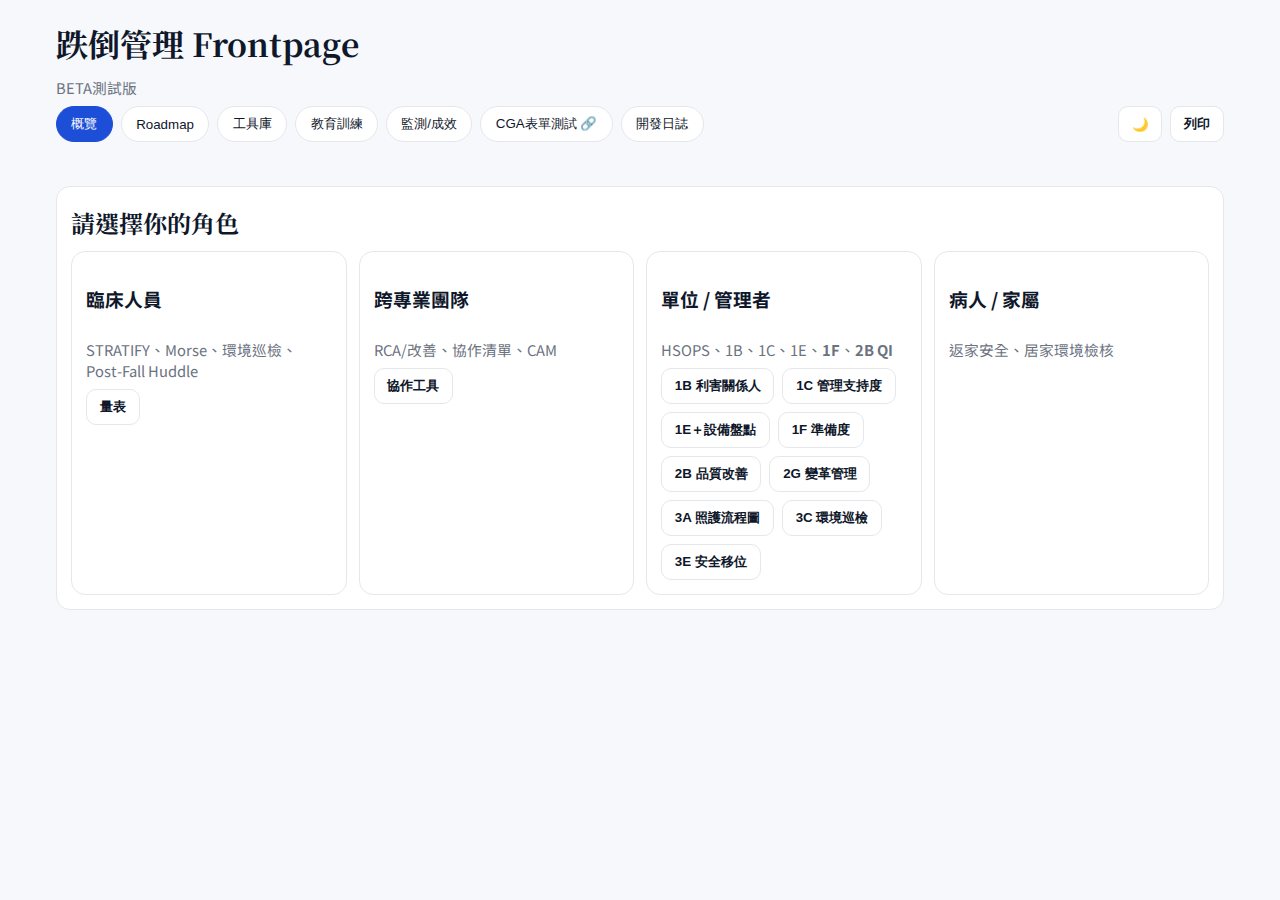
<file: index.html>
<!doctype html>
<html lang="zh-Hant">
<head>
<meta charset="utf-8"/>
<meta name="viewport" content="width=device-width,initial-scale=1"/>
<title>跌倒管理系統 - 主控面板</title>
<link rel="preconnect" href="https://fonts.googleapis.com"><link rel="preconnect" href="https://fonts.gstatic.com" crossorigin>
<link href="https://fonts.googleapis.com/css2?family=Noto+Sans+TC:wght@400;600;700&family=Noto+Serif+TC:wght@700&display=swap" rel="stylesheet">
<style>
/* #region CSS變數定義 */
:root {
  /* 亮色主題變數 */
  --bg: #f6f8fb;
  --ink: #0f172a;
  --muted: #6b7280;
  --line: #e5e7eb;
  --card-bg: #ffffff;
  --brand: #1d4ed8;
  --brand-50: #eef2ff;
  --mgmt-50: #f5f3ff;
  --tools-50: #f8fafc;
  --ass-50: #ecfdf5;
  --edu-50: #fff7e
  
  /* 按鈕和連結顏色 */
  --btn-text: #374151;
  --btn-bg: #ffffff;
  --btn-border: #e5e7eb;
  --link-color: #1d4ed8;
  --link-hover: #1e40af;
  
  /* 表格和表單顏色 */
  --th-bg: #f3f4f6;
  --th-text: #374151;
  --input-bg: #ffffff;
  --input-text: #111827;
  --input-border: #e5e7eb;
  
  /* 擴展通用變數 - 流程圖和表單共用 */
  --surface: #f8fafc;
  --surface-secondary: #e2e8f0;
  --content: #64748b;
  --shadow: rgba(15, 23, 42, 0.08);
  --shadow-lg: rgba(15, 23, 42, 0.15);
  
  /* 通用狀態顏色系統 */
  --success: #16a34a;
  --success-bg: #dcfce7;
  --success-text: #166534;
  --success-light: #f0fdf4;
  
  --warning: #f59e0b;
  --warning-bg: #fef3c7;
  --warning-text: #92400e;
  --warning-light: #fffbeb;
  
  --danger: #dc2626;
  --danger-bg: #fee2e2;
  --danger-text: #991b1b;
  --danger-light: #fef2f2;
  
  --info: #2563eb;
  --info-bg: #dbeafe;
  --info-text: #1e40af;
  --info-light: #eff6ff;
}

/* 暗色主題 */
[data-theme="dark"] {
  --bg: #0f172a;
  --ink: #f1f5f9;
  --muted: #94a3b8;
  --line: #334155;
  --card-bg: #1e293b;
  --brand: #3b82f6;
  --brand-50: #1e293b;
  --mgmt-50: #1e293b;
  --tools-50: #1e293b;
  --ass-50: #1e293b;
  --edu-50: #1e293b;
  
  --btn-text: #f1f5f9;
  --btn-bg: #334155;
  --btn-border: #475569;
  --link-color: #60a5fa;
  --link-hover: #93c5fd;
  
  --th-bg: #334155;
  --th-text: #f1f5f9;
  --input-bg: #1e293b;
  --input-text: #f1f5f9;
  --input-border: #475569;
  
  /* 暗主題擴展變數 */
  --surface: #1e293b;
  --surface-secondary: #334155;
  --content: #94a3b8;
  --shadow: rgba(0, 0, 0, 0.25);
  --shadow-lg: rgba(0, 0, 0, 0.4);
  
  /* 暗主題狀態顏色 */
  --success: #16a34a;
  --success-bg: #052e16;
  --success-text: #4ade80;
  --success-light: #064e3b;
  
  --warning: #f59e0b;
  --warning-bg: #451a03;
  --warning-text: #fbbf24;
  --warning-light: #78350f;
  
  --danger: #dc2626;
  --danger-bg: #450a0a;
  --danger-text: #f87171;
  --danger-light: #7f1d1d;
  
  --info: #2563eb;
  --info-bg: #0c1e3e;
  --info-text: #60a5fa;
  --info-light: #1e3a8a;
}
/* #endregion */

/* #region 基礎樣式 */
* {
  box-sizing: border-box;
}

body {
  margin: 0;
  background: var(--bg);
  color: var(--ink);
  font-family: "Noto Sans TC", "PingFang TC", "Microsoft JhengHei", system-ui, sans-serif;
}

h1, h2 {
  font-family: "Noto Serif TC", "Noto Sans TC", serif;
  margin: 0.25rem 0 0.7rem;
}

.small {
  color: var(--muted);
  font-size: 0.92rem;
}

.container {
  max-width: 1200px;
  margin: 0 auto;
  padding: 16px;
}
/* #endregion */

/* #region 導航標籤 */
nav.tabs {
  display: flex;
  gap: 0.5rem;
  flex-wrap: wrap;
  margin: 0.5rem 0 0;
}
.tab {
  border: 1px solid var(--line);
  background: var(--card-bg);
  color: var(--ink);
  border-radius: 999px;
  padding: 0.5rem 0.9rem;
  cursor: pointer;
  transition: all 0.2s ease;
}

.tab:hover {
  opacity: 0.8;
}

.tab.active {
  background: var(--brand);
  color: #ffffff;
  border-color: var(--brand);
}
/* #endregion */

/* #region 區塊樣式 */
.hero, .section {
  background: var(--card-bg);
  border: 1px solid var(--line);
  border-radius: 14px;
  padding: 14px;
  margin-top: 12px;
  color: var(--ink);
}

.section.management {
  background: var(--mgmt-50);
}

.section.tools {
  background: var(--tools-50);
}

.section.assessment {
  background: var(--ass-50);
}

.section.education {
  background: var(--edu-50);
}
/* #endregion */

/* #region 按鈕樣式 */
.btn {
  border: 1px solid var(--btn-border);
  background: var(--btn-bg);
  color: var(--btn-text);
  border-radius: 10px;
  padding: 0.5rem 0.8rem;
  cursor: pointer;
  font-weight: 700;
  transition: all 0.2s ease;
}

.btn:hover {
  background: var(--muted);
  opacity: 0.9;
}

.btn.primary {
  background: var(--brand);
  border-color: var(--brand);
  color: #fff;
}

.btn.primary:hover {
  opacity: 0.9;
}
/* #endregion */

/* #region 網格系統 */
.grid {
  display: grid;
  gap: 12px;
}

.grid.cols-4 {
  grid-template-columns: repeat(1, minmax(0, 1fr));
}

@media (min-width: 880px) {
  .grid.cols-4 {
    grid-template-columns: repeat(4, minmax(0, 1fr));
  }
}
/* #endregion */

/* #region 卡片樣式 */
.card {
  background: var(--card-bg);
  border: 1px solid var(--line);
  border-radius: 14px;
  padding: 14px;
  display: flex;
  flex-direction: column;
  gap: 8px;
  color: var(--ink);
}

.hide {
  display: none;
}
/* #endregion */

/* #region 開發日誌樣式 */
.changelog-entry {
  margin-bottom: 24px;
  padding-bottom: 16px;
  border-bottom: 1px solid var(--shadow);
}

.changelog-entry:last-child {
  border-bottom: none;
  margin-bottom: 0;
}

.changelog-entry h4 {
  margin: 0 0 8px 0;
  color: var(--content);
  font-size: 16px;
}

.changelog-tags {
  margin-bottom: 12px;
}

.changelog-tags .badge {
  background: var(--info);
  color: white;
  padding: 2px 8px;
  border-radius: 12px;
  font-size: 11px;
  margin-right: 6px;
  font-weight: 500;
}

.roadmap-content h4 {
  margin: 16px 0 8px 0;
  color: var(--content);
  font-size: 14px;
}

.roadmap-content h4:first-child {
  margin-top: 0;
}

.error-message {
  color: var(--danger);
  text-align: center;
  padding: 20px;
}

.loading-message {
  text-align: center;
  padding: 20px;
  color: var(--content);
}

/* 表單與輸入 */
.row {
  display: flex;
  gap: 8px;
  align-items: center;
  flex-wrap: wrap;
}

.search input,
input[type="text"],
input[type="date"],
input[type="number"],
select,
textarea {
  width: 100%;
  padding: 0.55rem 0.7rem;
  border: 1px solid var(--input-border);
  border-radius: 10px;
  background: var(--input-bg);
  color: var(--input-text);
}

fieldset.q {
  border: 1px solid var(--line);
  border-radius: 12px;
  padding: 10px 12px;
  margin: 10px 0;
  background: var(--card-bg);
  color: var(--ink);
}

.q legend {
  font-weight: 700;
  color: var(--ink);
}

.options {
  display: grid;
  grid-template-columns: repeat(5, minmax(90px, 1fr));
  gap: 0.45rem;
  margin-top: 0.35rem;
}

.opt {
  display: flex;
  gap: 0.35rem;
  align-items: center;
  border: 1px solid var(--line);
  border-radius: 10px;
  padding: 0.3rem 0.55rem;
  background: var(--card-bg);
  color: var(--ink);
}

/* 工具列與過濾器 */
.toolbar {
  display: flex;
  gap: 0.5rem;
  align-items: center;
  margin: 0.5rem 0;
  flex-wrap: wrap;
}

.filter-pills {
  display: flex;
  gap: 0.35rem;
  flex-wrap: wrap;
}

.pill {
  border: 1px solid var(--line);
  background: var(--card-bg);
  color: var(--ink);
  border-radius: 999px;
  padding: 0.25rem 0.6rem;
  cursor: pointer;
  transition: all 0.2s ease;
}

.pill:hover {
  opacity: 0.8;
}

.pill.active {
  background: var(--brand);
  color: #ffffff;
  border-color: var(--brand);
}

/* 表格樣式 */
table {
  width: 100%;
  border-collapse: separate;
  border-spacing: 0;
  border: 1px solid var(--line);
  border-radius: 12px;
  overflow: hidden;
  background: var(--card-bg);
}

th, td {
  border-top: 1px solid var(--line);
  border-right: 1px solid var(--line);
  padding: 0.5rem 0.6rem;
  vertical-align: top;
  color: var(--ink);
}

th:last-child,
td:last-child {
  border-right: none;
}

thead th {
  background: var(--th-bg);
  font-weight: 700;
  color: var(--th-text);
}

tfoot td {
  background: var(--th-bg);
  color: var(--th-text);
}

/* 連結與徽章 */
a.inline {
  color: var(--link-color);
  text-decoration: none;
  border-bottom: 1px dashed var(--link-color);
}

a.inline:hover {
  color: var(--link-hover);
}

.badge {
  font-size: 0.78rem;
  border: 1px solid var(--line);
  border-radius: 999px;
  padding: 0.1rem 0.5rem;
  background: var(--card-bg);
  color: var(--ink);
}

.anchor {
  scroll-margin-top: 88px;
}

/* 開發日誌樣式 */
.changelog-content {
  display: flex;
  flex-direction: column;
  gap: 20px;
}

.changelog-entry {
  border-left: 4px solid var(--brand);
  padding-left: 16px;
  margin: 16px 0;
}

.changelog-entry h4 {
  margin: 0 0 8px 0;
  color: var(--ink);
  font-size: 1.1rem;
}

.changelog-tags {
  margin-bottom: 12px;
  display: flex;
  gap: 6px;
  flex-wrap: wrap;
}

.changelog-entry ul {
  margin: 8px 0;
  padding-left: 20px;
}

.changelog-entry li {
  margin: 4px 0;
  line-height: 1.4;
}

.roadmap-content h4 {
  color: var(--brand);
  margin: 16px 0 8px 0;
  font-size: 1rem;
}

.roadmap-content ul {
  margin: 8px 0 20px 0;
  padding-left: 20px;
}

@media print{.tabs,.toolbar,.search,.filter-pills,.backonly,.hide-on-print{display:none!important}.container{max-width:none}}
/* #endregion */

</style>
</head>
<body>
<header class="container">
  <h1>跌倒管理 Frontpage</h1>
  <div class="small">BETA測試版</div>
  <nav class="tabs" role="tablist" aria-label="主選單">
    <button class="tab active" data-tab="home" aria-selected="true">概覽</button>
    <button class="tab" data-tab="roadmap" aria-selected="false">Roadmap</button>
    <button class="tab" data-tab="tools" aria-selected="false">工具庫</button>
    <button class="tab" data-tab="edu" aria-selected="false">教育訓練</button>
    <button class="tab" data-tab="qm" aria-selected="false">監測/成效</button>
    <button class="tab" data-tab="CGA" aria-selected="false">CGA表單測試 🔗</button>
    <button class="tab" data-tab="changelog" aria-selected="false">開發日誌</button>
    <span style="margin-left:auto"></span>
    <button class="btn" type="button" id="theme-toggle" title="切換主題">
      <span id="theme-icon">🌙</span>
    </button>
    <button class="btn" type="button" onclick="window.print()">列印</button>
  </nav>
</header>

<main class="container">
  <!-- 概覽 -->
  <section id="view-home" class="hero">
    <h2>請選擇你的角色</h2>
    <div class="grid cols-4">
      <div class="card"><h3>臨床人員</h3><div class="small">STRATIFY、Morse、環境巡檢、Post-Fall Huddle</div>
        <div class="row"><button class="btn" onclick="loadToolsModule('assessment')">量表</button></div>
      </div>
      <div class="card"><h3>跨專業團隊</h3><div class="small">RCA/改善、協作清單、CAM</div>
        <div class="row"><button class="btn" onclick="loadToolsModule('process')">協作工具</button></div>
      </div>
      <div class="card"><h3>單位 / 管理者</h3><div class="small">HSOPS、1B、1C、1E、<b>1F</b>、<b>2B QI</b></div>
        <div class="row">
          <button class="btn" onclick="loadToolsModule('assessment')">1B 利害關係人</button>
          <button class="btn" onclick="loadToolsModule('assessment')">1C 管理支持度</button>
          <button class="btn" onclick="loadToolsModule('assessment')">1E＋設備盤點</button>
          <button class="btn" onclick="loadToolsModule('assessment')">1F 準備度</button>
          <button class="btn" onclick="loadToolsModule('management')">2B 品質改善</button>
          <button class="btn" onclick="loadToolsModule('management')">2G 變革管理</button>
          <button class="btn" onclick="loadToolsModule('form')">3A 照護流程圖</button>
          <button class="btn" onclick="loadToolsModule('form')">3C 環境巡檢</button>
          <button class="btn" onclick="loadToolsModule('form')">3E 安全移位</button>
        </div>
      </div>
      <div class="card"><h3>病人 / 家屬</h3><div class="small">返家安全、居家環境檢核</div></div>
    </div>
  </section>

  <!-- Roadmap -->
  <section id="view-roadmap" class="section management hide">
    <h2>Roadmap（AHRQ）</h2>
    <div class="grid cols-4">
      <div class="card">
        <h3>Section 1 準備度</h3>
        <ul class="small">
          <li><a class="inline" href="javascript:void(0)" onclick="loadToolsModule('assessment')">1B 利害關係人</a></li>
          <li><a class="inline" href="javascript:void(0)" onclick="loadToolsModule('assessment')">1C 管理支持度</a></li>
          <li><a class="inline" href="javascript:void(0)" onclick="loadToolsModule('assessment')">1E 資源盤點（含 Smart Tech）</a></li>
          <li><a class="inline" href="javascript:void(0)" onclick="loadToolsModule('assessment')">1F 組織準備度</a></li>
        </ul>
      </div>
      <div class="card">
        <h3>Section 2 變革管理</h3>
        <ul class="small">
          <li><a class="inline" href="javascript:void(0)" onclick="loadToolsModule('management')">2B 品質改善流程（QI/PDCA）</a></li>
          <li><a class="inline" href="javascript:void(0)" onclick="loadToolsModule('management')">2G 變革管理檢核表</a></li>
        </ul>
      </div>
      <div class="card"><h3>Section 3 臨床實務</h3><ul class="small"><li><a class="inline" href="javascript:void(0)" onclick="loadToolsModule('form')">3A 住院病人跌倒照護流程圖</a></li><li><a class="inline" href="javascript:void(0)" onclick="loadToolsModule('form')">3C 床邊環境安全巡檢表</a></li><li><a class="inline" href="javascript:void(0)" onclick="loadToolsModule('form')">3E 安全移位臨床路徑</a></li></ul><div class="small">Morse / STRATIFY / CAM / Post-Fall</div></div>
      <div class="card"><h3>Section 4–6 導入/衡量/永續</h3><div class="small">PDSA、教育完成率、稽核</div></div>
    </div>
  </section>

  <!-- 工具庫 -->
  <section id="view-tools" class="section tools hide">
    <!-- 工具庫內容由模組動態生成 -->
  </section>

  <!-- 教育訓練 -->
  <section id="view-edu" class="section education hide">
    <h2>教育訓練</h2>
    <div class="grid cols-4">
      <div class="card"><h3>新人課</h3><div class="small">通用預防、量表、環境安全</div></div>
      <div class="card"><h3>年度複訓</h3><div class="small">KPI 回顧、Huddle 演練、PDSA</div></div>
      <div class="card"><h3>教材包</h3><div class="small">簡報/講義/題庫</div></div>
      <div class="card"><h3>2E 防跌知識測驗</h3><div class="small">多選題，自動計分</div><button class="btn" onclick="loadToolsModule('education')">開始測驗</button></div>
      <div class="card"><h3>HSOPS 文化調查</h3><div class="small">AHRQ 單位安全文化調查</div><button class="btn" onclick="loadToolsModule('education')">前往</button></div>
    </div>
  </section>

  <!-- 監測與成效 -->
  <section id="view-qm" class="section hide">
    <h2>監測與成效</h2>
    <div class="grid cols-4">
      <div class="card"><h3>跌倒率統計</h3><div class="small">月度/季度趨勢分析</div></div>
      <div class="card"><h3>傷害嚴重度</h3><div class="small">分級統計與根因分析</div></div>
      <div class="card"><h3>教育完成率</h3><div class="small">員工訓練完成度追蹤</div></div>
      <div class="card"><h3>HSOPS 文化指標</h3><div class="small">安全文化調查結果匯總</div></div>
    </div>
  </section>

  <!-- 開發日誌 -->
  <section id="view-changelog" class="section hide">
    <h2>開發日誌 📝</h2>
    
    <div id="changelog-loading" class="card">
      <div style="text-align: center; padding: 40px;">
        <div style="font-size: 24px; margin-bottom: 16px;">⏳</div>
        <div>載入開發日誌中...</div>
      </div>
    </div>
    
    <div id="changelog-error" class="card hide">
      <div style="text-align: center; padding: 40px; color: var(--danger-text);">
        <div style="font-size: 24px; margin-bottom: 16px;">❌</div>
        <div>開發日誌載入失敗</div>
        <button class="btn" onclick="loadChangelog()" style="margin-top: 16px;">重新載入</button>
      </div>
    </div>
    
    <div id="changelog-content" class="hide">
      <!-- 動態載入的內容將插入這裡 -->
    </div>
  </section>

<script>
/* ====== 下載 CSV ====== */
function downloadCSV(filename, text){
  const blob=new Blob(['\\ufeff'+text],{type:'text/csv;charset=utf-8;'});
  const a=document.createElement('a');
  const url=URL.createObjectURL(blob);
  a.href=url;a.download=filename;a.style.display='none';
  document.body.appendChild(a);a.click();a.remove();
  setTimeout(()=>URL.revokeObjectURL(url),800);
}

/* ====== Tabs ====== */
function openTab(id){
  // CGA表單：在新分頁打開
  if (id === 'CGA') {
    window.open('CGA/CGA2.html', '_blank');
    return;
  }
  
  // 更新標籤狀態
  document.querySelectorAll('.tabs .tab').forEach(t=>{
    const on=t.dataset.tab===id;t.classList.toggle('active',on);t.setAttribute('aria-selected',String(on));
  });
  
  // 隱藏所有頁面
  document.querySelectorAll('main > section').forEach(s=>s.classList.add('hide'));
  
  // 顯示對應頁面
  if (id === 'tools') {
    // 工具庫：使用模組生成內容
    const toolsSection = document.getElementById('view-tools');
    toolsSection.classList.remove('hide');
    if (window.ToolsModuleAPI) {
      toolsSection.innerHTML = window.ToolsModuleAPI.generateContent();
    } else {
      toolsSection.innerHTML = '<div class="card"><h3>載入中...</h3></div>';
    }
  } else if (id === 'changelog') {
    // 開發日誌：顯示頁面並載入資料
    const changelogSection = document.getElementById('view-changelog');
    changelogSection.classList.remove('hide');
    
    // 如果是首次載入，自動載入資料
    const contentEl = document.getElementById('changelog-content');
    if (contentEl && (!contentEl.innerHTML.trim() || contentEl.innerHTML.includes('動態載入的內容將插入這裡'))) {
      loadChangelog();
    }
  } else {
    // 其他頁面：正常顯示
    (document.getElementById('view-'+id)||document.getElementById('view-home')).classList.remove('hide');
  }
  
  window.scrollTo({top:0,behavior:'smooth'});
}
document.querySelectorAll('.tabs .tab').forEach(t=>t.addEventListener('click',()=>openTab(t.dataset.tab)));

/* ====== 工具庫模組 ====== */
// 簡化版：直接載入工具庫
function loadToolsModule(filter = null) {
  openTab('tools');
  if (filter && window.ToolsModuleAPI) {
    // 如果有篩選條件，重新生成內容
    const toolsSection = document.getElementById('view-tools');
    toolsSection.innerHTML = window.ToolsModuleAPI.generateContent(filter);
  }
}





/* ====== Assessment 通用 ====== */
const ass=(function(){
  const getForm=id=>document.querySelector(`form[data-form-id="${id}"]`);
  const getKey=id=>`FRONT_${id}`;
  
  function toObj(id){
    const form=getForm(id),obj={};
    form.querySelectorAll('input,select,textarea').forEach(el=>{
      const n=el.name;if(!n)return;
      if(el.type==='radio'){if(el.checked)obj[n]=el.value;}
      else if(el.type==='checkbox')obj[n]=el.checked?'1':'';
      else obj[n]=el.value;
    });
    return obj;
  }
  
  function save(id){localStorage.setItem(getKey(id),JSON.stringify(toObj(id)));alert('已儲存');}
  
  function load(id){
    const raw=localStorage.getItem(getKey(id));if(!raw){alert('尚無資料');return}
    const data=JSON.parse(raw),form=getForm(id);
    form.querySelectorAll('input,select,textarea').forEach(el=>{
      const n=el.name;if(!(n in data))return;
      if(el.type==='radio')el.checked=(data[n]===el.value);
      else if(el.type==='checkbox')el.checked=!!data[n];
      else el.value=data[n];
    });
    if(id==='fk2e' && window.FK2E?.score)FK2E.score();
  }
  
  function clear(id){
    if(!confirm('清空本表單？'))return;
    const form=getForm(id);form.reset();
    form.querySelectorAll('input[type="radio"],input[type="checkbox"]').forEach(el=>el.checked=false);
  }
  
  function exportCSV(id){
    const obj=toObj(id),keys=Object.keys(obj);
    const csvRow=arr=>arr.map(v=>`"${String(v??'').replace(/"/g,'""')}"`).join(',');
    const csv=[csvRow(keys),csvRow(keys.map(k=>obj[k]??''))].join('\\r\\n');
    downloadCSV(`${id}.csv`,csv);
  }
  
  return {save,load,clear,exportCSV};
})();


/* ====== 初始化與事件 ====== */
// 監聽工具庫動作
document.addEventListener('toolsModuleAction', function(event) {
  const { action } = event.detail;
  if (action === 'backToTools') {
    openTab('tools');
  }
});

/* ====== 主題切換 ====== */
function setTheme(theme) {
  document.documentElement.setAttribute('data-theme', theme);
  document.getElementById('theme-icon').textContent = theme === 'dark' ? '☀️' : '🌙';
  localStorage.setItem('theme', theme);
}

function toggleTheme() {
  const current = document.documentElement.getAttribute('data-theme') || 'light';
  setTheme(current === 'dark' ? 'light' : 'dark');
}

function initTheme() {
  const saved = localStorage.getItem('theme');
  const systemDark = window.matchMedia('(prefers-color-scheme: dark)').matches;
  const theme = saved || (systemDark ? 'dark' : 'light');
  
  setTheme(theme);
  
  // 監聽系統主題變化
  window.matchMedia('(prefers-color-scheme: dark)').addEventListener('change', (e) => {
    if (!saved) setTheme(e.matches ? 'dark' : 'light');
  });
}

// 綁定主題切換按鈕
document.getElementById('theme-toggle').addEventListener('click', toggleTheme);

// JS模組載入
function loadJSModuleChangelog() {
  const [loadingEl, contentEl, errorEl] = ['changelog-loading','changelog-content','changelog-error']
    .map(id => document.getElementById(id));
  
  if (window.ChangelogAPI) {
    renderChangelog(window.ChangelogAPI.getData());
    loadingEl?.classList.add('hide');
    errorEl?.classList.add('hide');
    contentEl?.classList.remove('hide');
  } else {
    setTimeout(() => {
      window.ChangelogAPI ? loadJSModuleChangelog() : showChangelogError('無法載入開發日誌模組');
    }, 500);
  }
}

// 渲染開發日誌內容
function renderChangelog(data) {
  const contentEl = document.getElementById('changelog-content');
  const html = `
    <div class="card">
      <h3>版本更新記錄</h3>
      <div class="changelog-content">
        ${data.releases.map(release => `
          <div class="changelog-entry">
            <h4>v${release.version} - ${release.date} - </h4>
            <div class="changelog-tags">
              ${release.tags.map(tag => `<span class="badge">${tag}</span>`).join('')}
            </div>
            <ul class="small">
              ${release.changes.map(change => `<li>${change}</li>`).join('')}
            </ul>
          </div>
        `).join('')}
      </div>
    </div>
    <div class="card">
      <h3>開發計畫</h3>
      <div class="roadmap-content">
        <h4>TODO清單</h4>
        <ul class="small">
          ${data.todoList.inProgress.map(item => `<li>${item}</li>`).join('')}
        </ul>
      </div>
    </div>
  `;
  contentEl.innerHTML = html;
}

// 顯示錯誤訊息
function showChangelogError(message) {
  const [loadingEl, errorEl, contentEl] = ['changelog-loading','changelog-error','changelog-content']
    .map(id => document.getElementById(id));
  
  const errorContent = errorEl?.querySelector('div');
  if (errorContent) {
    errorContent.innerHTML = `
      <div style="font-size: 24px; margin-bottom: 16px;">❌</div>
      <div>開發日誌載入失敗</div>
      <div style="font-size: 12px; margin-top: 8px; opacity: 0.7;">錯誤: ${message}</div>
      <button class="btn" onclick="loadChangelog()" style="margin-top: 16px;">重新載入</button>
      <button class="btn" onclick="loadJSModuleChangelog()" style="margin-top: 8px;">使用JS模組</button>`;
  }
  
  loadingEl?.classList.add('hide');
  contentEl?.classList.add('hide');
  errorEl?.classList.remove('hide');
}

async function loadChangelog() {
  const [loadingEl, errorEl, contentEl] = ['changelog-loading','changelog-error','changelog-content']
    .map(id => document.getElementById(id));
  
  // 顯示載入狀態
  loadingEl?.classList.remove('hide');
  errorEl?.classList.add('hide');
  contentEl?.classList.add('hide');
  
  // 優先使用JS模組
  if (window.ChangelogAPI) {
    renderChangelog(window.ChangelogAPI.getData());
    loadingEl?.classList.add('hide');
    contentEl?.classList.remove('hide');
    return;
  }
  
  // 嘗試fetch JSON
  try {
    const response = await fetch('./data/changelog.json');
    if (!response.ok) throw new Error(`HTTP ${response.status}`);
    
    renderChangelog(await response.json());
    loadingEl?.classList.add('hide');
    contentEl?.classList.remove('hide');
  } catch (error) {
    loadJSModuleChangelog();
  }
}

/* ====== 工具模組主題支援 ====== */
// 所有工具模組現在直接使用統一的全域CSS變數，不需要特殊處理

// 啟動系統
initTheme();
openTab('home');
</script>

<!-- 工具庫模組 -->
<script src="modules/tools-module.js"></script>
<!-- 開發日誌模組 -->
<script src="data/changelog.js"></script>
</body>
</html>
</file>
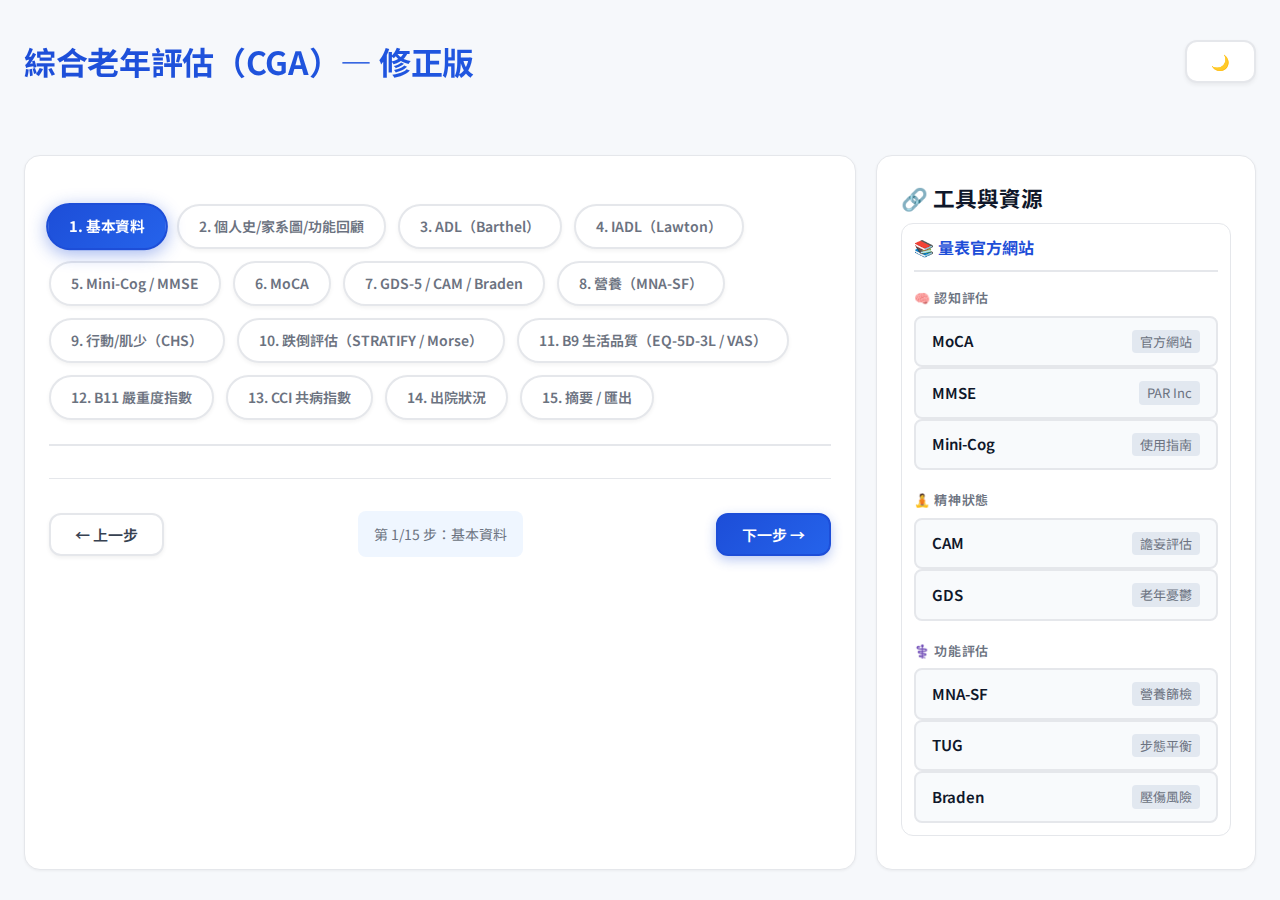
<file: CGA/CGA2.html>
<!doctype html>
<html lang="zh-Hant">
<head>
<meta charset="utf-8"/>
<meta name="viewport" content="width=device-width, initial-scale=1"/>
<title>CGA – 全量表（修正版）</title>
<script>
  (function() {
    const savedTheme = localStorage.getItem('theme');
    if (savedTheme === 'dark') {
      document.documentElement.setAttribute('data-theme', 'dark');
      document.documentElement.classList.add('dark');
    }
  })();
</script>

<!-- 字體（本地優先，CDN 備援） -->
<link href="https://fonts.googleapis.com/css2?family=Noto+Sans+TC:wght@400;600;700&display=swap" rel="stylesheet">

<!-- 共用樣式模組（基礎優先） -->
<link href="../styles/theme-variables.css" rel="stylesheet">
<link href="../styles/base.css?v=2024100501" rel="stylesheet">
<link href="../styles/buttons.css" rel="stylesheet">
    <link href="../styles/forms.css?v=2024100507" rel="stylesheet"><!-- Flowbite (本地化完整版) -->
<link href="../styles/flowbite.min.css" rel="stylesheet">
<link href="../styles/datepicker-theme.css" rel="stylesheet">

<style>
/* #region CGA2.html 專屬樣式 */

/* 響應式網格 */
.grid {
  display: grid;
  gap: 20px;
}

  @media (min-width: 980px) {
    .grid.cols-2 {
      grid-template-columns: 1fr 380px;
    }
  }

  @media (max-width: 979px) {
    .container {
      padding: 16px;
    }
    
    h1 {
      font-size: 1.5rem;
      margin-bottom: 1rem;
    }
  }

  /* ========================================
     面板與卡片
     ======================================== */
  .panel {
    background: var(--card);
    border: 1px solid var(--line);
    border-radius: 16px;
    padding: 24px;
    box-shadow: 0 1px 3px 0 rgba(0, 0, 0, 0.05);
  }

  [data-theme="dark"] .panel {
    box-shadow: 0 1px 3px 0 rgba(0, 0, 0, 0.3);
  }

  /* ========================================
     步驟導航條
     ======================================== */
  #stepbar {
    display: flex;
    gap: 12px;
    flex-wrap: wrap;
    margin: 0 0 2rem;
    padding: 1.5rem 0;
    border-bottom: 2px solid var(--line);
  }

  .step {
    padding: 10px 20px;
    border: 2px solid var(--line);
    border-radius: 999px;
    background: var(--card-bg);
    color: var(--muted);
    cursor: pointer;
    font-size: 0.875rem;
    font-weight: 600;
    transition: all 0.25s cubic-bezier(0.4, 0, 0.2, 1);
    user-select: none;
    box-shadow: 0 2px 4px rgba(0, 0, 0, 0.05);
  }

  .step:hover {
    border-color: var(--brand);
    color: var(--brand);
    background: var(--brand-50);
    transform: translateY(-2px);
    box-shadow: 0 4px 12px rgba(29, 78, 216, 0.2);
  }

  .step.active {
    background: linear-gradient(135deg, var(--brand) 0%, #2563eb 100%);
    border-color: var(--brand);
    color: #ffffff;
    font-weight: 700;
    box-shadow: 0 4px 16px rgba(29, 78, 216, 0.4);
    transform: scale(1.05);
  }

  .step.active:hover {
    transform: scale(1.05);
    box-shadow: 0 6px 20px rgba(29, 78, 216, 0.5);
  }

  /* ========================================
     控制區域
     ======================================== */
  .controls {
    display: flex;
    gap: 12px;
    align-items: center;
    flex-wrap: wrap;
    margin: 1.5rem 0;
    padding-top: 1rem;
    border-top: 1px solid var(--line);
  }

  .hint {
    color: var(--muted);
    font-size: 0.875rem;
    line-height: 1.6;
    padding: 12px 16px;
    background: var(--info-light);
    border-radius: 8px;
    margin: 1rem 0;
    display: flex;
    align-items: center;
    gap: 10px;
  }

  [data-theme="dark"] .hint {
    background: rgba(37, 99, 235, 0.15);
  }

  /* 頁面切換 */
  .page {
    display: none;
  }

  .page.show {
    display: block;
  }

  /* ========================================
     表單佈局系統
     ======================================== */
  .form {
    display: grid;
    grid-template-columns: repeat(12, 1fr);
    gap: 20px;
    margin: 1.5rem 0;
  }

  .field {
    grid-column: span 3;
    position: relative;
  }

  .col-2 {
    grid-column: span 2;
  }

  .col-4 {
    grid-column: span 4;
  }

  .col-6 {
    grid-column: span 6;
  }

  .col-8 {
    grid-column: span 8;
  }

  .col-12 {
    grid-column: span 12;
  }

  /* 響應式表單 */
  @media (max-width: 768px) {
    .form {
      gap: 12px;
    }
    
    .field,
    .col-2,
    .col-4,
    .col-6,
    .col-8 {
      grid-column: span 12;
    }
  }

  /* ========================================
     內容區塊
     ======================================== */
  .sec {
    border: 1px solid var(--line);
    border-radius: 16px;
    padding: 24px;
    margin: 1.5rem 0;
    background: var(--card-bg);
    box-shadow: 0 2px 8px var(--shadow);
  }

  .sec h3 {
    margin: 0 0 1.25rem;
    padding-bottom: 0.875rem;
    border-bottom: 2px solid var(--line);
    font-size: 1.25rem;
    font-weight: 700;
    color: var(--ink);
    letter-spacing: 0.02em;
  }

  .sec:first-child {
    margin-top: 0;
  }

  .sec:last-child {
    margin-bottom: 0;
  }

  /* 標籤 */
  .badge {
    display: inline-flex;
    align-items: center;
    border-radius: 999px;
    border: 2px solid var(--brand);
    background: var(--brand-50);
    color: var(--brand);
    padding: 0.25rem 0.75rem;
    font-size: 0.8rem;
    font-weight: 700;
    letter-spacing: 0.03em;
    box-shadow: 0 2px 4px rgba(0, 0, 0, 0.08);
  }

  .tag {
    display: inline-flex;
    align-items: center;
    border: 1px solid var(--line);
    border-radius: 12px;
    background: var(--surface);
    color: var(--ink);
    padding: 0.35rem 0.75rem;
    margin: 0.3rem 0.35rem;
    font-size: 0.875rem;
    box-shadow: 0 1px 3px rgba(0, 0, 0, 0.06);
    transition: all 0.2s ease;
  }

  .tag:hover {
    box-shadow: 0 2px 6px rgba(0, 0, 0, 0.12);
    transform: translateY(-1px);
  }

  /* 表格 */
  .table {
    width: 100%;
    border-collapse: separate;
    border-spacing: 0;
    border-radius: 12px;
    overflow: hidden;
    box-shadow: 0 1px 4px var(--shadow);
  }

  .table th,
  .table td {
    border-bottom: 1px solid var(--line);
    padding: 0.75rem 0.75rem;
    vertical-align: top;
  }

  .table thead th {
    background: var(--th-bg);
    color: var(--th-text);
    font-weight: 700;
    text-align: left;
    font-size: 0.875rem;
    letter-spacing: 0.02em;
  }

  .table tbody tr {
    transition: background-color 0.2s ease;
  }

  .table tbody tr:hover {
    background: var(--surface);
  }

  /* CCI chips - 改良避免重疊 */
  .cci-wrap {
    display: flex;
    flex-wrap: wrap;
    gap: 0.5rem;
  }

  .cci {
    min-width: 138px;
    max-width: 180px;
    padding: 0.45rem 0.6rem;
    border: 1px solid var(--line);
    border-radius: 20px;
    background: var(--card-bg);
    color: var(--ink);
    display: flex;
    justify-content: space-between;
    align-items: center;
  }

  /* 輔助工具 */
  .helper h2 {
    margin: 0.2rem 0 0.5rem;
  }

  .helper .card {
    border: 1px solid var(--line);
    border-radius: 12px;
    padding: 0.75rem;
    margin: 0.6rem 0;
  }

  .tool a {
    display: flex;
    justify-content: space-between;
    align-items: center;
    gap: 0.75rem;
    text-decoration: none;
    color: var(--ink);
    border: 2px solid var(--line);
    border-radius: 8px;
    padding: 0.75rem 1rem;
    background: var(--surface);
    transition: all 0.2s ease;
    font-size: 0.9375rem;
  }

  .tool a:hover {
    background: var(--brand-50);
    border-color: var(--brand);
    transform: translateX(4px);
    box-shadow: 0 2px 8px rgba(0, 0, 0, 0.1);
  }

  .pop {
    font-size: 0.85rem;
    color: #1e3a8a;
  }

  /* ========================================
     頁面標頭
     ======================================== */
  header {
    padding: 20px 0 12px 0;
    margin-bottom: 20px;
  }

  header .container {
    display: flex;
    align-items: center;
    justify-content: space-between;
    gap: 20px;
  }

  header h1 {
    flex: 1;
    min-width: 200px;
    margin: 0;
    background: linear-gradient(135deg, var(--brand) 0%, #2563eb 100%);
    -webkit-background-clip: text;
    -webkit-text-fill-color: transparent;
    background-clip: text;
    font-size: 2rem;
  }

  /* 響應式調整（CGA 專屬） */
  @media (max-width: 768px) {
    header .container {
      gap: 12px;
    }
    
    header {
      padding-bottom: 8px;
      margin-bottom: 16px;
    }

    .panel {
      padding: 16px;
    }

    #stepbar {
      gap: 8px;
      margin-bottom: 1rem;
    }

    .step {
      padding: 6px 12px;
      font-size: 0.8125rem;
    }
  }
</style>
</head>
<body>
<header>
  <div class="container">
    <h1>綜合老年評估（CGA）— 修正版</h1>
    <button class="btn" type="button" id="themeToggle" title="切換主題">
      <span id="themeIcon">🌙</span>
    </button>
  </div>
</header>

<main class="container grid cols-2">
  <!-- LEFT -->
  <section class="panel">
    <div id="stepbar"></div>

    <!-- 1 基本資料 -->
    <div class="page" data-title="基本資料">
      <!-- 表單內容將動態載入 -->
    </div>

    <!-- 2 個人史 / 家系圖 / 重大疾病 / 功能回顧 / 跌倒記事 -->
    <div class="page" data-title="個人史/家系圖/功能回顧">
      <!-- 表單內容將動態載入 -->
    </div>

    <!-- 3 ADL -->
    <div class="page" data-title="ADL（Barthel）">
      <!-- 表單內容將動態載入 -->
    </div>

    <!-- 4 IADL -->
    <div class="page" data-title="IADL（Lawton）">
      <!-- 表單內容將動態載入 -->
    </div>

    <!-- 5 Mini-Cog + CDT + MMSE -->
    <div class="page" data-title="Mini-Cog / MMSE">
      <!-- 表單內容將動態載入 -->
    </div>

    <!-- 6 MoCA -->
    <div class="page" data-title="MoCA">
      <!-- 表單內容將動態載入 -->
    </div>

    <!-- 7 GDS-5 / CAM / Braden -->
    <div class="page" data-title="GDS-5 / CAM / Braden">
      <!-- 表單內容將動態載入 -->
    </div>

    <!-- 8 營養 -->
    <div class="page" data-title="營養（MNA-SF）">
      <!-- 表單內容將動態載入 -->
    </div>

    <!-- 9 行動/肌少 -->
    <div class="page" data-title="行動/肌少（CHS）">
      <!-- 表單內容將動態載入 -->
    </div>

    <!-- 10 跌倒評估 -->
    <div class="page" data-title="跌倒評估（STRATIFY / Morse）">
      <!-- 表單內容將動態載入 -->
    </div>

    <!-- 11 B9 EQ-5D-3L / VAS -->
    <div class="page" data-title="B9 生活品質（EQ-5D-3L / VAS）">
      <!-- 表單內容將動態載入 -->
    </div>

    <!-- 12 B11 嚴重度指數 -->
    <div class="page" data-title="B11 嚴重度指數">
      <!-- 表單內容將動態載入 -->
    </div>

    <!-- 13 CCI -->
    <div class="page" data-title="CCI 共病指數">
      <!-- 表單內容將動態載入 -->
    </div>

    <!-- 14 出院狀況 -->
    <div class="page" data-title="出院狀況">
      <!-- 表單內容將動態載入 -->
    </div>

    <!-- 15 摘要/輸出 -->
    <div class="page" data-title="摘要 / 匯出">
      <!-- 表單內容將動態載入 -->
    </div>

    <div class="controls" style="justify-content:space-between">
      <button class="btn" id="prev">← 上一步</button>
      <div class="hint" id="stepLabel"></div>
      <button class="btn primary" id="next">下一步 →</button>
    </div>
  </section>

  <!-- RIGHT：工具 -->
  <aside class="panel helper">
    <h2>🔗 工具與資源</h2>
    
    <!-- 量表網站 -->
    <div class="card">
      <h3 style="font-size: 1rem; font-weight: 700; color: var(--brand); margin-bottom: 1rem; padding-bottom: 0.75rem; border-bottom: 2px solid var(--line);">
        📚 量表官方網站
      </h3>
      
      <div style="display: flex; flex-direction: column; gap: 0.5rem;">
        <!-- 認知評估工具 -->
        <div style="margin-bottom: 0.75rem;">
          <div style="font-size: 0.8125rem; font-weight: 600; color: var(--muted); margin-bottom: 0.5rem; text-transform: uppercase; letter-spacing: 0.05em;">
            🧠 認知評估
          </div>
          <div class="tool">
            <a href="https://www.mocatest.org/" target="_blank" rel="noopener">
              <span style="font-weight: 600;">MoCA</span>
              <span style="font-size: 0.8125rem; color: var(--muted); background: var(--surface-secondary); padding: 0.125rem 0.5rem; border-radius: 4px;">官方網站</span>
            </a>
          </div>
          <div class="tool">
            <a href="https://www.parinc.com/Products/Pkey/238" target="_blank" rel="noopener">
              <span style="font-weight: 600;">MMSE</span>
              <span style="font-size: 0.8125rem; color: var(--muted); background: var(--surface-secondary); padding: 0.125rem 0.5rem; border-radius: 4px;">PAR Inc</span>
            </a>
          </div>
          <div class="tool">
            <a href="https://mini-cog.com" target="_blank" rel="noopener">
              <span style="font-weight: 600;">Mini-Cog</span>
              <span style="font-size: 0.8125rem; color: var(--muted); background: var(--surface-secondary); padding: 0.125rem 0.5rem; border-radius: 4px;">使用指南</span>
            </a>
          </div>
        </div>
        
        <!-- 精神心理工具 -->
        <div style="margin-bottom: 0.75rem;">
          <div style="font-size: 0.8125rem; font-weight: 600; color: var(--muted); margin-bottom: 0.5rem; text-transform: uppercase; letter-spacing: 0.05em;">
            🧘 精神狀態
          </div>
          <div class="tool">
            <a href="https://www.icudelirium.org/medical-professionals/delirium/monitoring-delirium/cam-icudelirium" target="_blank" rel="noopener">
              <span style="font-weight: 600;">CAM</span>
              <span style="font-size: 0.8125rem; color: var(--muted); background: var(--surface-secondary); padding: 0.125rem 0.5rem; border-radius: 4px;">譫妄評估</span>
            </a>
          </div>
          <div class="tool">
            <a href="https://www.stanford.edu/~yesavage/GDS.html" target="_blank" rel="noopener">
              <span style="font-weight: 600;">GDS</span>
              <span style="font-size: 0.8125rem; color: var(--muted); background: var(--surface-secondary); padding: 0.125rem 0.5rem; border-radius: 4px;">老年憂鬱</span>
            </a>
          </div>
        </div>
        
        <!-- 功能與風險工具 -->
        <div>
          <div style="font-size: 0.8125rem; font-weight: 600; color: var(--muted); margin-bottom: 0.5rem; text-transform: uppercase; letter-spacing: 0.05em;">
            ⚕️ 功能評估
          </div>
          <div class="tool">
            <a href="https://www.mna-elderly.com" target="_blank" rel="noopener">
              <span style="font-weight: 600;">MNA-SF</span>
              <span style="font-size: 0.8125rem; color: var(--muted); background: var(--surface-secondary); padding: 0.125rem 0.5rem; border-radius: 4px;">營養篩檢</span>
            </a>
          </div>
          <div class="tool">
            <a href="https://www.cdc.gov/steadi/pdf/TUG_Test-print.pdf" target="_blank" rel="noopener">
              <span style="font-weight: 600;">TUG</span>
              <span style="font-size: 0.8125rem; color: var(--muted); background: var(--surface-secondary); padding: 0.125rem 0.5rem; border-radius: 4px;">步態平衡</span>
            </a>
          </div>
          <div class="tool">
            <a href="https://www.mdcalc.com/calc/3916/braden-scale-pressure-ulcer-risk" target="_blank" rel="noopener">
              <span style="font-weight: 600;">Braden</span>
              <span style="font-size: 0.8125rem; color: var(--muted); background: var(--surface-secondary); padding: 0.125rem 0.5rem; border-radius: 4px;">壓傷風險</span>
            </a>
          </div>
        </div>
      </div>
    </div>
  </aside>
</main>

<!-- Flowbite JS (本地化) -->
<script src="../tools/flowbite.min.js"></script>

<!-- Datepicker 初始化模組（包含中文化功能） -->
<script src="../tools/date-picker-helper.js"></script>

<!-- 事件總線 - 模組間通訊 -->
<script src="../tools/event-bus.js"></script>

<!-- 自動跳到下一欄工具 -->
<script src="../tools/auto-next-field.js"></script>

<!-- 選擇題卡片建構器 -->
<script src="../tools/choice-card-builder.js"></script>

<!-- 下拉選單建構器 -->
<script src="../tools/dropdown-builder.js"></script>

<!-- 訊息框建構器 -->
<script src="../tools/message-box-builder.js"></script>

<!-- CGA 表單模組載入器（必須在主腳本之前載入） -->
<script src="cga-module-loader.js"></script>

<script>
(() => {
  // ========================================
  // 全域變數
  // ========================================
  const pages = [...document.querySelectorAll('.page')];
  let step = 0;
  const stepbar = document.getElementById('stepbar');
  
  // 使用 Form 02 提供的管理器工廠方法
  let fam, fall;

  // ========================================
  // 頁面導航
  // ========================================
  function renderSteps() {
    stepbar.innerHTML = '';
    pages.forEach((p, i) => {
      const b = document.createElement('button');
      b.className = 'step' + (i === step ? ' active' : '');
      b.textContent = (i + 1) + '. ' + p.dataset.title;
      b.onclick = () => show(i);
      stepbar.appendChild(b);
    });
    document.getElementById('stepLabel').textContent = 
      `第 ${step + 1}/${pages.length} 步：${pages[step].dataset.title}`;
  }

  async function show(i) {
    if (i < 0 || i >= pages.length) return;
    
    console.log(`📍 切換到頁面 ${i + 1}：${pages[i].dataset.title}`);
    
    // 切換顯示（模組已預先載入）
    pages.forEach((p, idx) => p.classList.toggle('show', idx === i));
    step = i;
    renderSteps();
    window.scrollTo({ top: 0, behavior: 'smooth' });
    
    // 每次切換頁面時綁定事件和重新計算
    bindAllEvents();
    recomputeAll();
    
    console.log(`✅ 頁面切換完成`);
  }

  document.getElementById('prev').onclick = () => show(step - 1);
  document.getElementById('next').onclick = () => show(step + 1);

  // ========================================
  // 工具函數
  // ========================================
  const $ = (s, root = document) => root.querySelector(s);
  const $$ = (s, root = document) => Array.from(root.querySelectorAll(s));
  const nv = (el) => (el?.value ?? '').trim();
  const num = (el) => {
    const v = parseFloat(nv(el));
    return Number.isFinite(v) ? v : null;
  };
  const tag = (wrap, txt) => {
    const t = document.createElement('span');
    t.className = 'tag';
    t.textContent = txt;
    wrap.appendChild(t);
  };

  // ========================================
  // 資料摘要與計算
  // ========================================
  function recomputeAll() {
    // 調用 Form 01 的 BMI 計算
    if (window.CGAForm01 && typeof window.CGAForm01.syncAnthro === 'function') {
      window.CGAForm01.syncAnthro();
    }
    
    // 調用各模組的計算方法
    const modules = [
      'CGAForm03', 'CGAForm04', 'CGAForm05', 'CGAForm06',
      'CGAForm07', 'CGAForm08', 'CGAForm09', 'CGAForm10',
      'CGAForm11', 'CGAForm12', 'CGAForm13'
    ];
    
    modules.forEach(moduleName => {
      if (window[moduleName] && typeof window[moduleName].compute === 'function') {
        window[moduleName].compute();
      }
    });
    
    // 標籤（只在摘要頁存在時執行）
    const box = $('#riskTags');
    if (!box) return;
    
    box.innerHTML = '';
    
    // 安全讀取元素（避免 null 錯誤）
    const safeText = (selector) => {
      const el = $(selector);
      return el ? (el.textContent || '0') : '0';
    };
    
    // 風險標籤
    const gds = +safeText('#gdsTotal');
    if (gds >= 2) tag(box, 'GDS-5 ≥2');
    
    const cam = nv($('#camResult'));
    if (cam === '譫妄') tag(box, 'CAM 譫妄');
    
    const br = +safeText('#bradenTotal');
    if (br && br <= 12) tag(box, 'Braden 高風險');
    
    const mna = +safeText('#mnaTotal');
    if (mna <= 7) tag(box, 'MNA-SF 營養不良');
    else if (mna <= 11) tag(box, 'MNA-SF 風險');
    
    const chs = +safeText('#chsTotal');
    if (chs >= 3) tag(box, 'CHS 衰弱');
    else if (chs >= 1) tag(box, 'CHS 前衰弱');
    
    const morse = +safeText('#morseTotal');
    if (morse >= 46) tag(box, 'Morse ≥46 高跌倒風險');
    
    const mmse = +safeText('#mmseTotal');
    if (mmse && mmse <= 23) tag(box, 'MMSE ≤23');
    
    const moca = +safeText('#mocaTotal');
    if (moca && moca < 26) tag(box, 'MoCA <26');
    
    const adl = +safeText('#adlTotal');
    if (adl <= 60) tag(box, 'ADL ≤60');
    
    const cci = +safeText('#cciTotal');
    if (cci >= 5) tag(box, 'CCI ≥5');
    
    // 摘要文字
    const nm = nv($('#pname')) || '個案';
    const age = nv($('#age')) || '?';
    const sex = nv($('#sex')) || '';
    const iadlTotal = safeText('#iadlTotal');
    const iadlMax = safeText('#iadlMax');
    const stratifyTotal = safeText('#stratifyTotal');
    
    const sum = `${nm}（${age}歲${sex}）。ADL ${adl}/100；IADL ${iadlTotal}/${iadlMax}；Mini-Cog ${$('#miniTotal')?.value || 'NA'}/5（${nv($('#miniBinary')) || 'NA'}）；MMSE ${mmse || 'NA'}/30；MoCA ${moca || 'NA'}/30；GDS-5 ${gds}/5；MNA-SF ${mna}/14；步速 ${nv($('#gaitSpeed')) || 'NA'} m/s；TUG ${nv($('#tug')) || 'NA'} s；握力最大 ${nv($('#gripMax')) || 'NA'} kg；CFS ${nv($('#cfs')) || 'NA'}；STRATIFY ${stratifyTotal}；Morse ${morse}；EQ-VAS ${nv($('#eqVASVal')) || 'NA'}；CCI ${cci}；出院：${nv($('#dcDest')) || 'NA'}。`;
    
    const summaryEl = $('#summary');
    if (summaryEl) summaryEl.value = sum;
  }

  // ========================================
  // 資料儲存與匯出
  // ========================================
  function snapshot() {
    const data = {};
    
    $$('input, select, textarea').forEach(el => {
      const key = el.id || el.name || el.getAttribute('data-k');
      if (!key) return;
      
      if (el.type === 'radio') {
        if (el.checked) data[key] = el.value;
      } else if (el.type === 'checkbox') {
        data[key] = el.checked;
      } else {
        data[key] = el.value;
      }
    });
    
    data['fam'] = JSON.stringify(fam.rows);
    data['falls'] = JSON.stringify(fall.list);
    
    return data;
  }

  function loadshot(obj) {
    $$('input, select, textarea').forEach(el => {
      const key = el.id || el.name || el.getAttribute('data-k');
      if (!(key in obj)) return;
      
      if (el.type === 'checkbox') {
        el.checked = !!obj[key];
      } else if (el.type === 'radio') {
        if (el.value == obj[key]) el.checked = true;
      } else {
        el.value = obj[key];
      }
    });
    
    try {
      fam.rows = JSON.parse(obj.fam || '[]');
    } catch {}
    
    try {
      fall.list = JSON.parse(obj.falls || '[]');
    } catch {}
    
    fam.render();
    fall.render();
    recomputeAll();
  }

  // ========================================
  // 統一事件綁定
  // ========================================
  function bindAllEvents() {
    // 初始化所有已載入的動態表單模組
    const formModules = [
      'CGAForm01', 'CGAForm02', 'CGAForm03', 'CGAForm04',
      'CGAForm06', 'CGAForm07', 'CGAForm08', 'CGAForm09', 'CGAForm10',
      'CGAForm11', 'CGAForm13', 'CGAForm14', 'CGAForm15'
    ];
    
    formModules.forEach(moduleName => {
      if (window[moduleName] && typeof window[moduleName].initialize === 'function') {
        window[moduleName].initialize();
      }
    });
  }
  
  // ========================================
  // 事件訂閱 - 監聽模組發送的事件
  // ========================================
  function subscribeToEvents() {
    if (!window.CGAEventBus) {
      console.warn('⚠️ 事件總線尚未初始化');
      return;
    }
    
    // 訂閱家系圖新增事件
    window.CGAEventBus.on('family:add', (data) => {
      if (!data.role) return alert('請選角色');
      
      fam.rows.push(data);
      fam.render();
      
      // 通知模組清空表單
      window.CGAEventBus.emit('family:added', { success: true });
    });
    
    // 訂閱跌倒記錄新增事件
    window.CGAEventBus.on('fall:add', (data) => {
      if (!data.date && !data.place) return alert('請至少填 日期或地點');
      
      fall.list.push(data);
      fall.render();
      
      // 通知模組清空表單
      window.CGAEventBus.emit('fall:added', { success: true });
    });
    
    // 訂閱重新計算事件
    window.CGAEventBus.on('summary:recalc', () => {
      recomputeAll();
    });
    
    // 訂閱儲存事件
    window.CGAEventBus.on('summary:save', () => {
      localStorage.setItem('cga_full', JSON.stringify(snapshot()));
      alert('✅ 已儲存');
    });
    
    // 訂閱載入事件
    window.CGAEventBus.on('summary:load', () => {
      const raw = localStorage.getItem('cga_full');
      if (!raw) return alert('⚠️ 尚無資料');
      loadshot(JSON.parse(raw));
      alert('✅ 已載入');
    });
    
    // 訂閱清除事件
    window.CGAEventBus.on('summary:clear', () => {
      if (confirm('⚠️ 清除所有內容？')) {
        localStorage.removeItem('cga_full');
        localStorage.removeItem('cga_autosave');
        location.reload();
      }
    });
    
    // 訂閱匯出 JSON 事件
    window.CGAEventBus.on('summary:exportJson', () => {
      const blob = new Blob([JSON.stringify(snapshot(), null, 2)], { type: 'application/json' });
      const a = document.createElement('a');
      a.href = URL.createObjectURL(blob);
      a.download = `cga_${new Date().toISOString().split('T')[0]}.json`;
      a.click();
    });
    
    // 訂閱匯出 CSV 事件
    window.CGAEventBus.on('summary:exportCsv', () => {
      const obj = snapshot();
      const keys = Object.keys(obj);
      const row = keys.map(k => JSON.stringify(obj[k] ?? '')).join(',');
      const csv = keys.join(',') + '\n' + row + '\n';
      const a = document.createElement('a');
      a.href = URL.createObjectURL(new Blob([csv], { type: 'text/csv' }));
      a.download = `cga_${new Date().toISOString().split('T')[0]}.csv`;
      a.click();
    });
    
    console.log('✅ 事件訂閱完成');
  }

  // ========================================
  // 全域事件監聽
  // ========================================
  document.addEventListener('change', recomputeAll, true);
  document.addEventListener('input', recomputeAll, true);

  // ========================================
  // 應用程式初始化
  // ========================================
  (async function init() {
    renderSteps();
    
    // 初始化家系圖和跌倒記錄管理器（使用 Form 02 提供的工廠方法）
    if (window.CGAForm02) {
      fam = window.CGAForm02.constructor.createFamilyManager();
      fall = window.CGAForm02.constructor.createFallManager();
    } else {
      // 如果模組尚未載入，使用臨時物件
      fam = { rows: [], render: () => {} };
      fall = { list: [], render: () => {} };
    }
    
    // 訂閱事件（在模組載入前）
    subscribeToEvents();
    
    // 確保 CGAModuleLoader 已載入
    if (!window.CGAModuleLoader) {
      console.error('❌ CGAModuleLoader 尚未載入！');
      alert('載入器初始化失敗，請重新整理頁面');
      return;
    }
    
    console.log('🚀 開始預先載入所有表單模組...');
    
    // 預先載入所有 15 個表單模組
    const totalModules = pages.length;
    for (let i = 0; i < totalModules; i++) {
      try {
        console.log(`📦 載入模組 ${i + 1}/${totalModules}...`);
        await window.CGAModuleLoader.loadModule(i);
        console.log(`✅ 模組 ${i + 1} 載入完成`);
      } catch (error) {
        console.error(`❌ 載入模組 ${i + 1} 失敗:`, error);
        // 繼續載入其他模組，不中斷
      }
    }
    
    console.log('✅ 所有表單模組載入完成！');
    
    // 顯示第一個頁面
    pages.forEach((p, idx) => p.classList.toggle('show', idx === 0));
    step = 0;
    renderSteps();
    
    // 綁定所有事件
    bindAllEvents();
    recomputeAll();
    
    // 自動恢復暫存資料
    const autoSaved = localStorage.getItem('cga_autosave');
    if (autoSaved) {
      try {
        loadshot(JSON.parse(autoSaved));
        console.log('✅ 已自動恢復暫存資料');
      } catch (e) {
        console.error('❌ 恢復暫存資料失敗:', e);
      }
    }
    
    // 建立自動暫存提示元素（右下角）
    const autoSaveToast = document.createElement('div');
    autoSaveToast.style.cssText = `
      position: fixed;
      bottom: 20px;
      right: 20px;
      padding: 0.75rem 1rem;
      background: var(--brand);
      color: white;
      border-radius: 8px;
      font-size: 0.875rem;
      font-weight: 600;
      box-shadow: 0 4px 12px rgba(0,0,0,0.15);
      opacity: 0;
      transition: opacity 0.3s;
      pointer-events: none;
      z-index: 9999;
    `;
    autoSaveToast.textContent = '💾 已自動暫存';
    document.body.appendChild(autoSaveToast);
    
    // 自動暫存功能（防抖 2 秒）
    let autoSaveTimer = null;
    let toastTimer = null;
    function autoSave() {
      clearTimeout(autoSaveTimer);
      autoSaveTimer = setTimeout(() => {
        try {
          localStorage.setItem('cga_autosave', JSON.stringify(snapshot()));
          
          // 顯示提示（1.5 秒後自動消失）
          autoSaveToast.style.opacity = '1';
          clearTimeout(toastTimer);
          toastTimer = setTimeout(() => {
            autoSaveToast.style.opacity = '0';
          }, 1500);
        } catch (e) {
          console.error('❌ 自動暫存失敗:', e);
        }
      }, 2000);
    }
    
    // 監聽所有表單變更
    document.addEventListener('input', autoSave, true);
    document.addEventListener('change', autoSave, true);
    
    console.log('✅ 初始化完成（已啟用自動暫存）');
  })();

  // ========================================
  // 主題切換功能
  // ========================================
  const themeToggle = document.getElementById('themeToggle');
  const themeIcon = document.getElementById('themeIcon');
  const htmlElement = document.documentElement;
  
  // 同步主題圖示（主題已在 <head> 中套用）
  const currentTheme = htmlElement.getAttribute('data-theme');
  if (themeIcon) {
    themeIcon.textContent = currentTheme === 'dark' ? '☀️' : '🌙';
  }
  
  // 主題切換事件
  if (themeToggle) {
    themeToggle.addEventListener('click', () => {
      const currentTheme = htmlElement.getAttribute('data-theme');
      const newTheme = currentTheme === 'dark' ? 'light' : 'dark';
      
      // 更新自訂屬性
      htmlElement.setAttribute('data-theme', newTheme);
      
      // 更新 Flowbite 需要的 dark class
      if (newTheme === 'dark') {
        htmlElement.classList.add('dark');
      } else {
        htmlElement.classList.remove('dark');
      }
      
      themeIcon.textContent = newTheme === 'dark' ? '☀️' : '🌙';
      // 使用與 index.html 相同的 key，實現跨頁面主題記憶
      localStorage.setItem('theme', newTheme);
    });
  }
})();
</script>

</body>
</html>
</file>
<file: styles/theme-variables.css>
/* ========================================
   主題變數系統（共用）
   適用於所有頁面：index.html, CGA2.html 等
   ======================================== */

/* 亮色主題變數 */
:root {
  /* 基礎色彩 */
  --bg: #f6f8fb;
  --ink: #0f172a;
  --muted: #6b7280;
  --line: #e5e7eb;
  --card-bg: #ffffff;
  --card: #ffffff;
  
  /* 品牌色 */
  --brand: #1d4ed8;
  --blue: #1d4ed8;
  --brand-50: #eef2ff;
  --soft: #f8fafc;
  
  /* 按鈕和連結顏色 */
  --btn-text: #374151;
  --btn-bg: #ffffff;
  --btn-border: #e5e7eb;
  --link-color: #1d4ed8;
  --link-hover: #1e40af;
  
  /* 表格和表單顏色 */
  --th-bg: #f3f4f6;
  --th-text: #374151;
  --input-bg: #ffffff;
  --input-text: #111827;
  --input-border: #e5e7eb;
  
  /* 擴展通用變數 */
  --surface: #f8fafc;
  --surface-secondary: #e2e8f0;
  --content: #64748b;
  --shadow: rgba(15, 23, 42, 0.08);
  --shadow-lg: rgba(15, 23, 42, 0.15);
  
  /* 通用狀態顏色系統 */
  --success: #16a34a;
  --success-bg: #dcfce7;
  --success-text: #166534;
  --success-light: #f0fdf4;
  
  --warning: #f59e0b;
  --warning-bg: #fef3c7;
  --warning-text: #92400e;
  --warning-light: #fffbeb;
  
  --danger: #dc2626;
  --danger-bg: #fee2e2;
  --danger-text: #991b1b;
  --danger-light: #fef2f2;
  
  --info: #2563eb;
  --info-bg: #dbeafe;
  --info-text: #1e40af;
  --info-light: #eff6ff;
  
  /* 分類色彩（僅 index.html 使用） */
  --mgmt-50: #f5f3ff;
  --tools-50: #f8fafc;
  --ass-50: #ecfdf5;
  --edu-50: #fff7ed;
}

/* 暗色主題 */
[data-theme="dark"] {
  /* 基礎色彩 */
  --bg: #0f172a;
  --ink: #f1f5f9;
  --muted: #94a3b8;
  --line: #334155;
  --card-bg: #1e293b;
  --card: #1e293b;
  
  /* 品牌色 */
  --brand: #3b82f6;
  --blue: #3b82f6;
  --brand-50: #1e293b;
  --soft: #1e293b;
  
  /* 按鈕和連結顏色 */
  --btn-text: #f1f5f9;
  --btn-bg: #334155;
  --btn-border: #475569;
  --link-color: #60a5fa;
  --link-hover: #93c5fd;
  
  /* 表格和表單顏色 */
  --th-bg: #334155;
  --th-text: #f1f5f9;
  --input-bg: #1e293b;
  --input-text: #f1f5f9;
  --input-border: #475569;
  
  /* 擴展通用變數 */
  --surface: #1e293b;
  --surface-secondary: #334155;
  --content: #94a3b8;
  --shadow: rgba(0, 0, 0, 0.25);
  --shadow-lg: rgba(0, 0, 0, 0.4);
  
  /* 暗主題狀態顏色 */
  --success: #16a34a;
  --success-bg: #052e16;
  --success-text: #4ade80;
  --success-light: #064e3b;
  
  --warning: #f59e0b;
  --warning-bg: #451a03;
  --warning-text: #fbbf24;
  --warning-light: #78350f;
  
  --danger: #dc2626;
  --danger-bg: #450a0a;
  --danger-text: #f87171;
  --danger-light: #7f1d1d;
  
  --info: #2563eb;
  --info-bg: #0c1e3e;
  --info-text: #60a5fa;
  --info-light: #1e3a8a;
  
  /* 暗主題分類色（僅 index.html 使用） */
  --mgmt-50: #1e293b;
  --tools-50: #1e293b;
  --ass-50: #1e293b;
  --edu-50: #1e293b;
}
</file>
<file: styles/base.css>
/* ========================================
   基礎樣式（共用）
   適用於所有頁面
   ======================================== */

/* 基礎重置 */
* {
  box-sizing: border-box;
}

/* 主題切換平滑過渡 */
:root {
  transition: background-color 0.3s ease, color 0.3s ease;
}

/* 為所有使用CSS變數的元素添加過渡效果 */
*:not(script):not(style) {
  transition-property: background-color, border-color, color, fill, stroke;
  transition-duration: 0.3s;
  transition-timing-function: ease;
}

body {
  margin: 0;
  background: var(--bg);
  font-family: "Noto Sans TC", system-ui, sans-serif;
  color: var(--ink);
  transition: background-color 0.3s ease, color 0.3s ease;
}

/* 標題階層 */
h1 {
  margin: 0 0 1.5rem;
  font-size: 1.75rem;
  font-weight: 700;
  line-height: 1.3;
  letter-spacing: -0.01em;
}

h2 {
  font-size: 1.35rem;
  font-weight: 700;
  margin: 0 0 1rem;
  line-height: 1.4;
}

h3 {
  font-size: 1.1rem;
  font-weight: 600;
  margin: 0 0 0.75rem;
  line-height: 1.4;
}

/* 容器 */
.container {
  max-width: 1440px;
  margin: 0 auto;
  padding: 20px 24px;
}

/* 響應式調整 */
@media (max-width: 979px) {
  .container {
    padding: 16px;
  }
  
  h1 {
    font-size: 1.5rem;
    margin-bottom: 1rem;
  }
}

@media (max-width: 768px) {
  .container {
    padding: 12px;
  }
}
</file>
<file: styles/buttons.css>
/* ========================================
   按鈕系統（共用）
   適用於所有頁面
   ======================================== */

/* 基礎按鈕樣式 */
.btn {
  display: inline-flex;
  align-items: center;
  justify-content: center;
  gap: 8px;
  border: 2px solid var(--btn-border);
  background: var(--btn-bg);
  color: var(--btn-text);
  border-radius: 12px;
  padding: 12px 24px;
  font-size: 0.9375rem;
  font-weight: 600;
  line-height: 1;
  cursor: pointer;
  transition: all 0.25s cubic-bezier(0.4, 0, 0.2, 1);
  user-select: none;
  -webkit-user-select: none;
  box-shadow: 0 2px 4px rgba(0, 0, 0, 0.06);
}

/* Hover 狀態 */
.btn:hover {
  background: var(--surface-secondary);
  border-color: var(--brand);
  transform: translateY(-2px);
  box-shadow: 0 6px 16px rgba(0, 0, 0, 0.12);
}

.btn:active {
  transform: translateY(0);
  box-shadow: 0 2px 4px rgba(0, 0, 0, 0.1);
}

/* Active/選中 狀態 */
.btn.active {
  background: linear-gradient(135deg, var(--brand) 0%, #2563eb 100%);
  border-color: var(--brand);
  color: #ffffff;
  box-shadow: 0 4px 12px rgba(29, 78, 216, 0.3);
}

.btn.active:hover {
  background: linear-gradient(135deg, var(--brand) 0%, #2563eb 100%);
  opacity: 0.95;
  box-shadow: 0 6px 16px rgba(29, 78, 216, 0.4);
}

/* Primary 變體 */
.btn.primary {
  background: linear-gradient(135deg, var(--brand) 0%, #2563eb 100%);
  border-color: var(--brand);
  color: #ffffff;
  box-shadow: 0 4px 12px rgba(29, 78, 216, 0.3);
}

.btn.primary:hover {
  background: linear-gradient(135deg, #1e40af 0%, var(--brand) 100%);
  box-shadow: 0 6px 20px rgba(29, 78, 216, 0.4);
}

/* Warning 變體 */
.btn.warn {
  background: var(--warning-light);
  border-color: var(--warning);
  color: var(--warning-text);
  box-shadow: 0 2px 6px rgba(245, 158, 11, 0.2);
}

.btn.warn:hover {
  background: var(--warning-bg);
  box-shadow: 0 4px 12px rgba(245, 158, 11, 0.3);
}

/* Success 變體 */
.btn.success {
  background: var(--success-light);
  border-color: var(--success);
  color: var(--success-text);
  box-shadow: 0 2px 6px rgba(22, 163, 74, 0.2);
}

.btn.success:hover {
  background: var(--success-bg);
  box-shadow: 0 4px 12px rgba(22, 163, 74, 0.3);
}

/* Danger 變體 */
.btn.danger {
  background: var(--danger-light);
  border-color: var(--danger);
  color: var(--danger-text);
  box-shadow: 0 2px 6px rgba(220, 38, 38, 0.2);
}

.btn.danger:hover {
  background: var(--danger-bg);
  box-shadow: 0 4px 12px rgba(220, 38, 38, 0.3);
}

/* 小尺寸按鈕 */
.btn.sm {
  padding: 8px 16px;
  font-size: 0.875rem;
}

/* 響應式調整 */
@media (max-width: 768px) {
  .btn {
    padding: 8px 16px;
    font-size: 0.875rem;
  }
}
</file>
<file: styles/forms.css>
/* ========================================
   表單控件樣式（共用）
   適用於所有頁面
   ======================================== */

/* 標籤 */
label {
  display: block;
  color: var(--ink);
  font-size: 0.875rem;
  font-weight: 600;
  margin-bottom: 8px;
  line-height: 1.4;
  letter-spacing: 0.01em;
}

/* 表單控件 */
input,
select,
textarea {
  width: 100%;
  border: 2px solid var(--input-border);
  border-radius: 12px;
  padding: 12px 16px;
  background: var(--input-bg);
  color: var(--input-text);
  font-size: 0.9375rem;
  line-height: 1.5;
  transition: all 0.25s cubic-bezier(0.4, 0, 0.2, 1);
  box-shadow: 0 1px 3px rgba(0, 0, 0, 0.05);
}

input:hover,
select:hover,
textarea:hover {
  border-color: var(--brand);
  box-shadow: 0 2px 6px rgba(0, 0, 0, 0.08);
}

input:focus,
select:focus,
textarea:focus {
  outline: none;
  border-color: var(--brand);
  box-shadow: 0 0 0 4px rgba(29, 78, 216, 0.12), 0 4px 12px rgba(0, 0, 0, 0.1);
  transform: translateY(-1px);
}

[data-theme="dark"] input:focus,
[data-theme="dark"] select:focus,
[data-theme="dark"] textarea:focus {
  box-shadow: 0 0 0 4px rgba(96, 165, 250, 0.25), 0 4px 12px rgba(0, 0, 0, 0.3);
}

/* 唯讀輸入框 */
input[readonly] {
  background: var(--surface);
  color: var(--muted);
  cursor: not-allowed;
  border-style: dashed;
}

/* 日期輸入框 - 整個區域都可點擊 */
input[type="date"] {
  cursor: pointer;
  position: relative;
}

input[type="date"]::-webkit-calendar-picker-indicator {
  position: absolute;
  top: 0;
  left: 0;
  right: 0;
  bottom: 0;
  width: auto;
  height: auto;
  color: transparent;
  background: transparent;
  cursor: pointer;
}

/* 確保日期文字仍然可見 */
input[type="date"]::-webkit-datetime-edit {
  padding: 0;
}

/* Textarea */
textarea {
  resize: vertical;
  min-height: 80px;
}

/* 選擇框未選擇時顯示灰色提示 */
select:invalid {
  color: var(--muted);
}

select option[value=""] {
  color: var(--muted);
}

select option:not([value=""]) {
  color: var(--input-text);
}

/* 表單佈局 */
.form {
  display: grid;
  grid-template-columns: repeat(12, 1fr);
  gap: 20px;
  margin: 1.5rem 0;
}

.field {
  grid-column: span 3;
  position: relative;
}

.col-2 { grid-column: span 2; }
.col-4 { grid-column: span 4; }
.col-6 { grid-column: span 6; }
.col-8 { grid-column: span 8; }
.col-12 { grid-column: span 12; }

/* 響應式表單 */
@media (max-width: 768px) {
  .form {
    gap: 12px;
  }
  
  .field,
  .col-2,
  .col-4,
  .col-6,
  .col-8 {
    grid-column: span 12;
  }
}
</file>
<file: styles/datepicker-theme.css>
/* ========================================
   Flowbite Datepicker 中文化主題樣式
   ======================================== */

/* 容器樣式 */
.datepicker-picker {
  background-color: var(--card-bg) !important;
  border: 1px solid var(--line) !important;
  box-shadow: 0 4px 12px var(--shadow-lg) !important;
  padding: 12px !important;
  max-width: 300px !important;
}

/* 標題區域 */
.datepicker-header {
  background-color: var(--surface) !important;
  padding: 8px 12px 4px !important;
}

.datepicker-title {
  color: var(--ink) !important;
}

/* 控制區間距 */
.datepicker-controls {
  margin-bottom: 4px !important;
}

/* 緊湊佈局 */
.datepicker-view {
  padding: 4px 0 !important;
}

.datepicker-grid {
  gap: 2px !important;
}

/* 日期/月份/年份單元格 */
.datepicker-cell,
.datepicker-cell.hover\:bg-gray-100,
.datepicker-cell.dark\:hover\:bg-gray-600 {
  height: 32px !important;
  line-height: 32px !important;
  font-size: 13px !important;
  color: var(--ink) !important;
  background-color: transparent !important;
}

.datepicker-cell:not(.disabled):hover {
  background-color: var(--surface) !important;
}

.datepicker-cell.selected,
.datepicker-cell.selected:hover {
  background-color: var(--brand) !important;
  color: white !important;
}

.datepicker-cell.today {
  background-color: var(--brand-50) !important;
  color: var(--brand) !important;
}

.datepicker-cell.today.selected {
  background-color: var(--brand) !important;
  color: white !important;
}

.datepicker-cell.disabled {
  color: var(--muted) !important;
  opacity: 0.4;
}

/* 星期標題 */
.datepicker-view .dow {
  height: 28px !important;
  line-height: 28px !important;
  font-size: 12px !important;
  color: var(--muted) !important;
}

/* 導航按鈕（左右箭頭） */
.datepicker-controls .prev-btn,
.datepicker-controls .next-btn,
button.prev-btn,
button.next-btn {
  background-color: var(--surface) !important;
  color: var(--ink) !important;
  width: 28px !important;
  height: 28px !important;
  min-width: 28px !important;
  padding: 0 !important;
  display: flex !important;
  align-items: center !important;
  justify-content: center !important;
  border-radius: 6px !important;
}

.datepicker-controls .prev-btn:hover,
.datepicker-controls .next-btn:hover {
  background-color: var(--brand) !important;
  color: white !important;
}

.datepicker-controls .prev-btn svg,
.datepicker-controls .next-btn svg,
button.prev-btn svg,
button.next-btn svg {
  color: var(--ink) !important;
  width: 14px !important;
  height: 14px !important;
}

.datepicker-controls .prev-btn:hover svg,
.datepicker-controls .next-btn:hover svg {
  color: white !important;
}

/* 月份/年份切換按鈕 */
.datepicker-controls .view-switch,
button.view-switch,
.view-switch.bg-white,
.view-switch.dark\:bg-gray-700 {
  background-color: var(--surface) !important;
  color: var(--ink) !important;
  height: 28px !important;
  font-size: 14px !important;
  font-weight: 500 !important;
  padding: 0 16px !important;
  border-radius: 6px !important;
  display: flex !important;
  align-items: center !important;
  justify-content: center !important;
}

.datepicker-controls .view-switch:hover,
button.view-switch:hover {
  background-color: var(--brand) !important;
  color: white !important;
}

/* 底部按鈕區域 */
.datepicker-footer,
.datepicker-footer.flex {
  border-top: 1px solid var(--line) !important;
  padding: 8px 12px !important;
  background-color: var(--card-bg) !important;
}

.datepicker-footer .button,
.datepicker-footer button,
.datepicker-footer .today-btn,
.datepicker-footer .clear-btn {
  color: var(--ink) !important;
  background-color: var(--surface) !important;
  border: 1px solid var(--line) !important;
  height: 32px !important;
  padding: 0 12px !important;
  font-size: 13px !important;
}

.datepicker-footer .button:hover,
.datepicker-footer button:hover {
  background-color: var(--brand) !important;
  color: white !important;
}

/* ========================================
   中文化樣式（使用 CSS 偽元素）
   ======================================== */

/* 底部按鈕中文化 */
.datepicker-footer .today-btn,
.datepicker-footer .clear-btn {
  font-size: 0 !important;
}

.datepicker-footer .today-btn::after {
  content: "今天";
  font-size: 14px;
}

.datepicker-footer .clear-btn::after {
  content: "清除";
  font-size: 14px;
}

/* 星期標題中文化 */
.datepicker-view .dow {
  font-size: 0 !important;
}

.datepicker-view .dow:nth-child(1)::after { content: "日"; font-size: 12px; }
.datepicker-view .dow:nth-child(2)::after { content: "一"; font-size: 12px; }
.datepicker-view .dow:nth-child(3)::after { content: "二"; font-size: 12px; }
.datepicker-view .dow:nth-child(4)::after { content: "三"; font-size: 12px; }
.datepicker-view .dow:nth-child(5)::after { content: "四"; font-size: 12px; }
.datepicker-view .dow:nth-child(6)::after { content: "五"; font-size: 12px; }
.datepicker-view .dow:nth-child(7)::after { content: "六"; font-size: 12px; }
</file>
